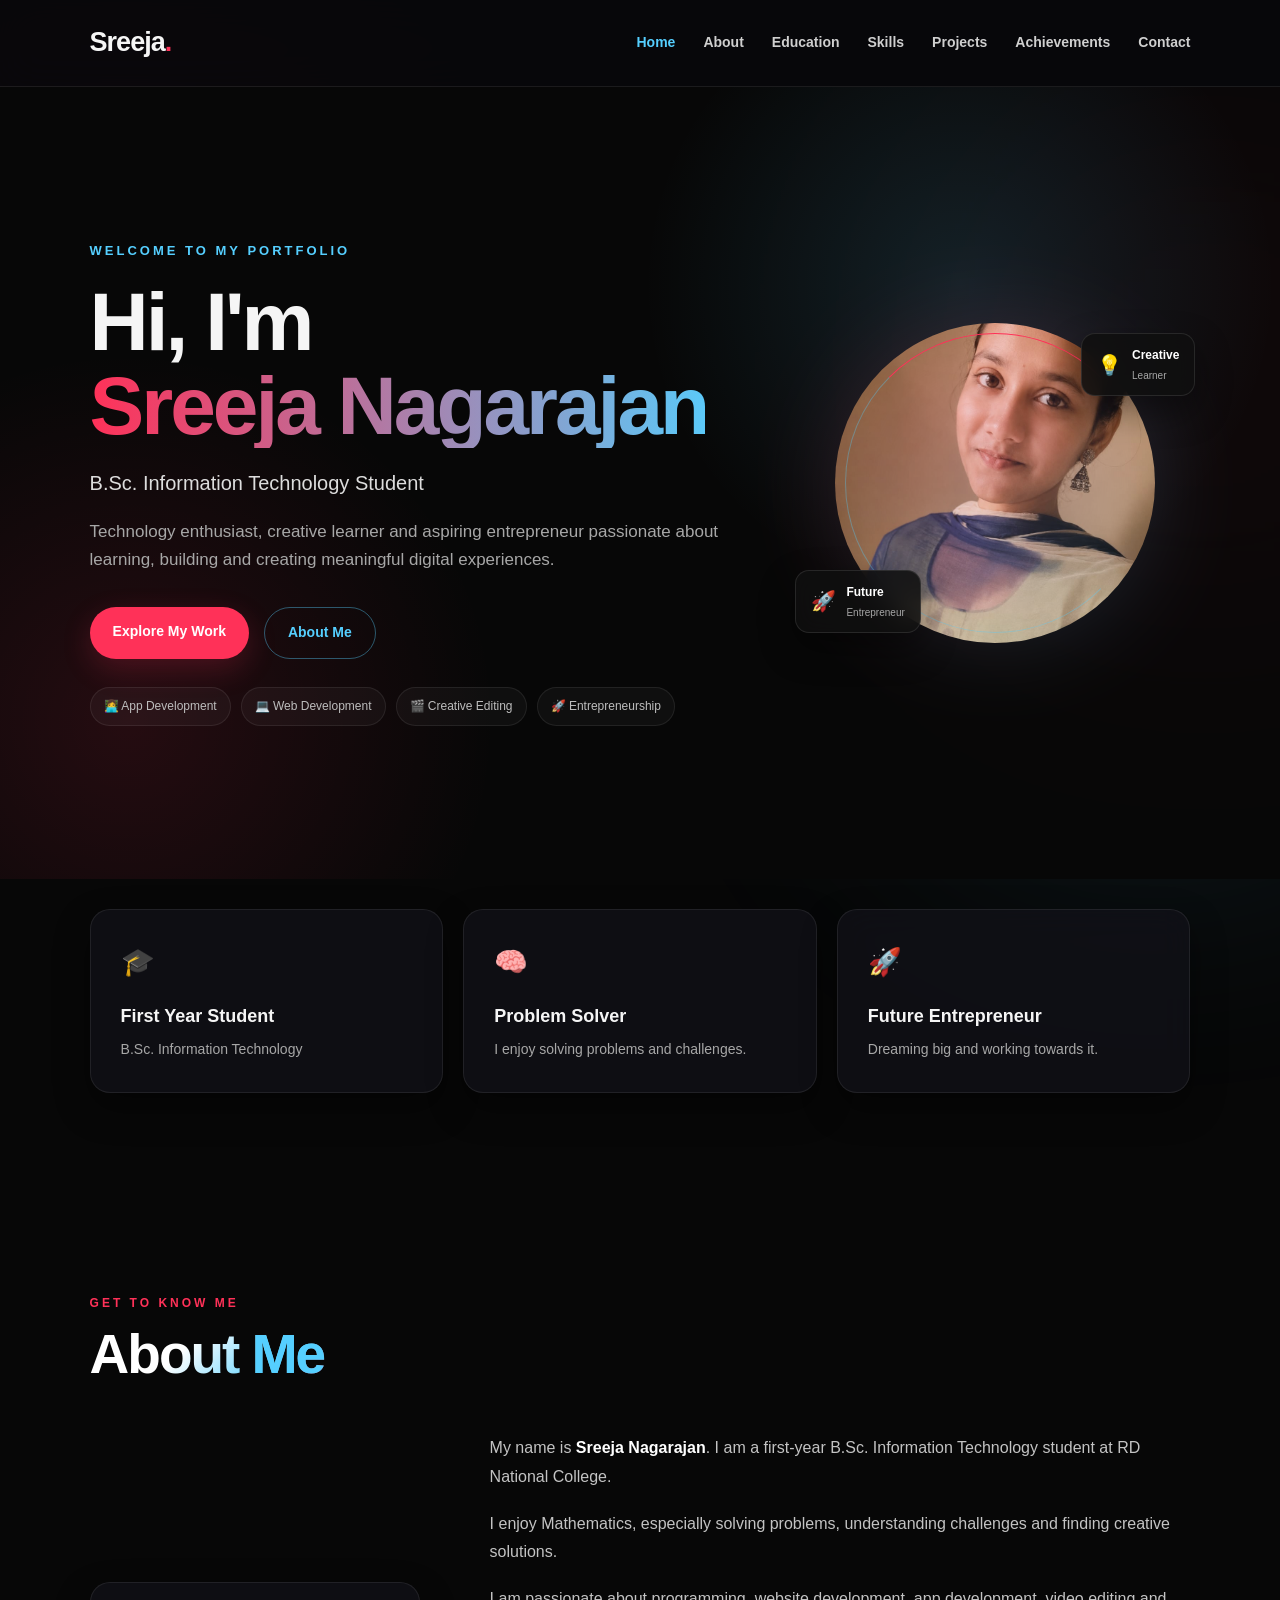
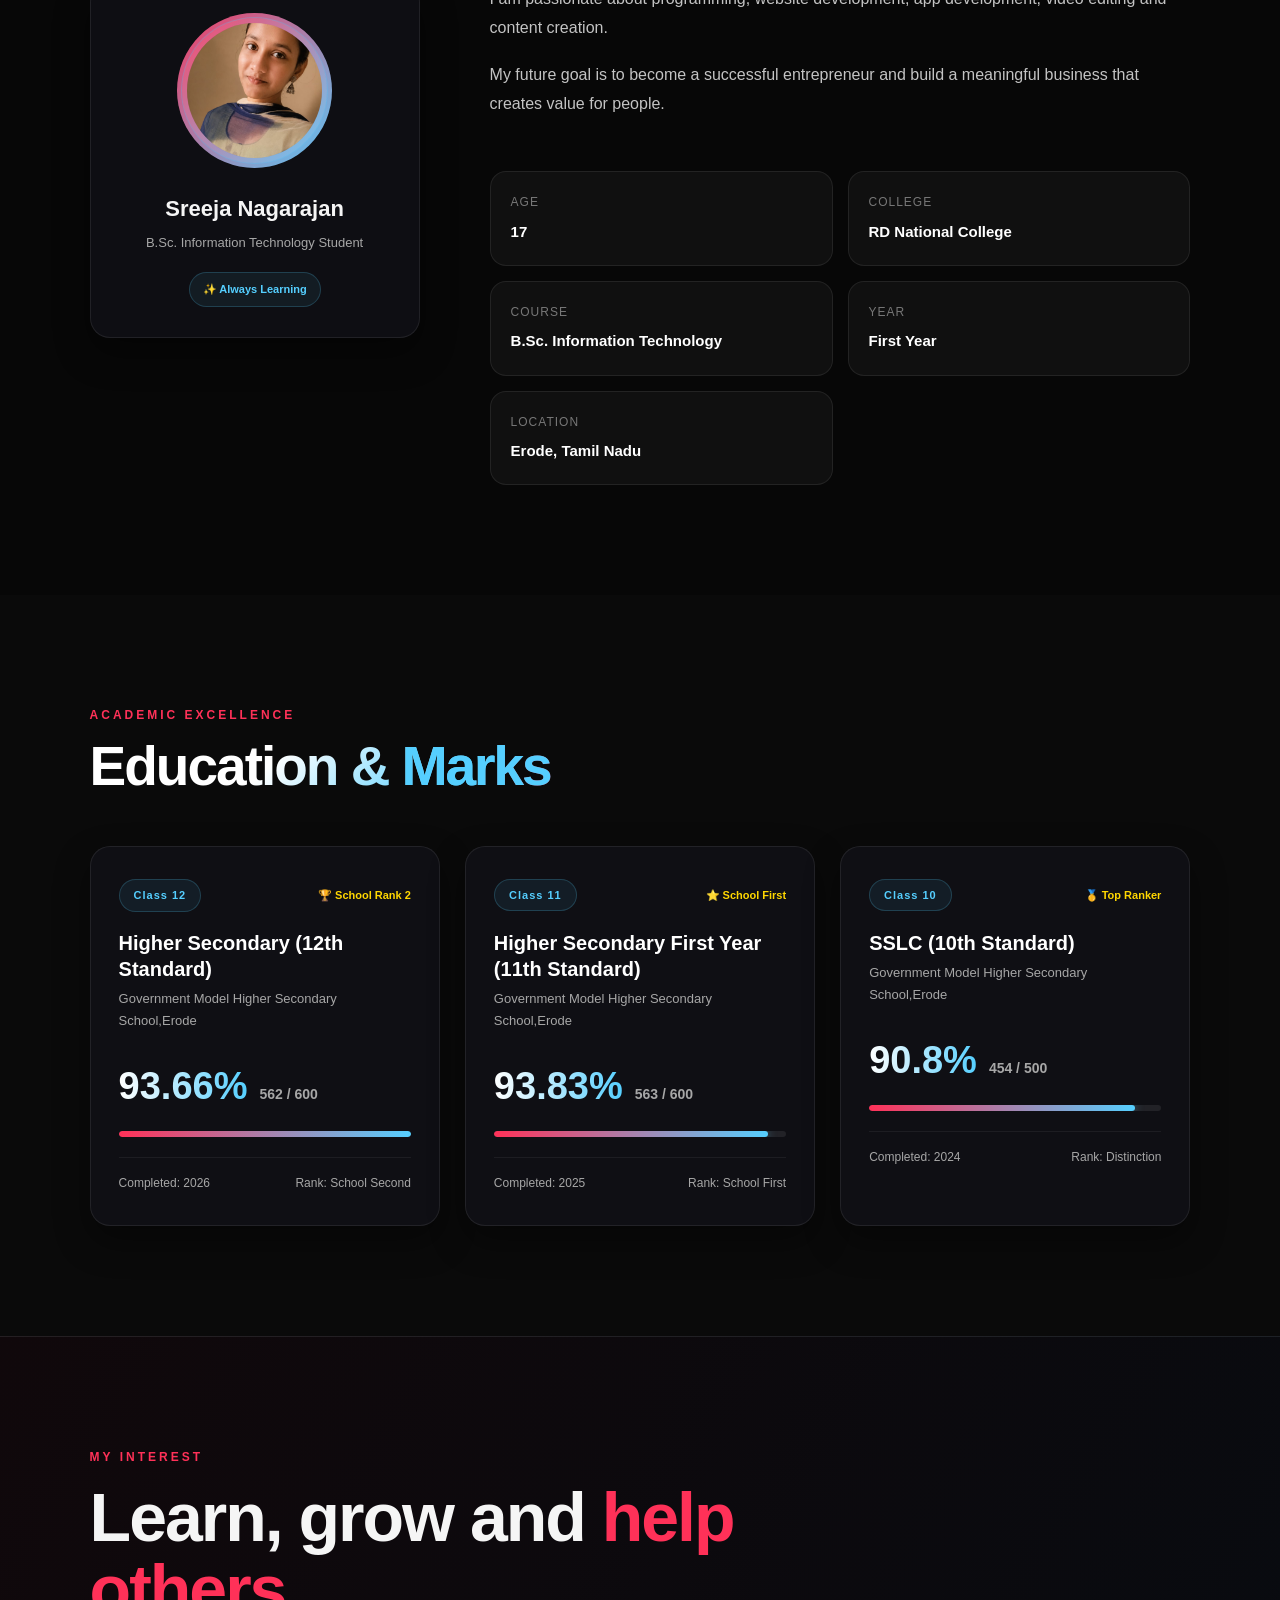
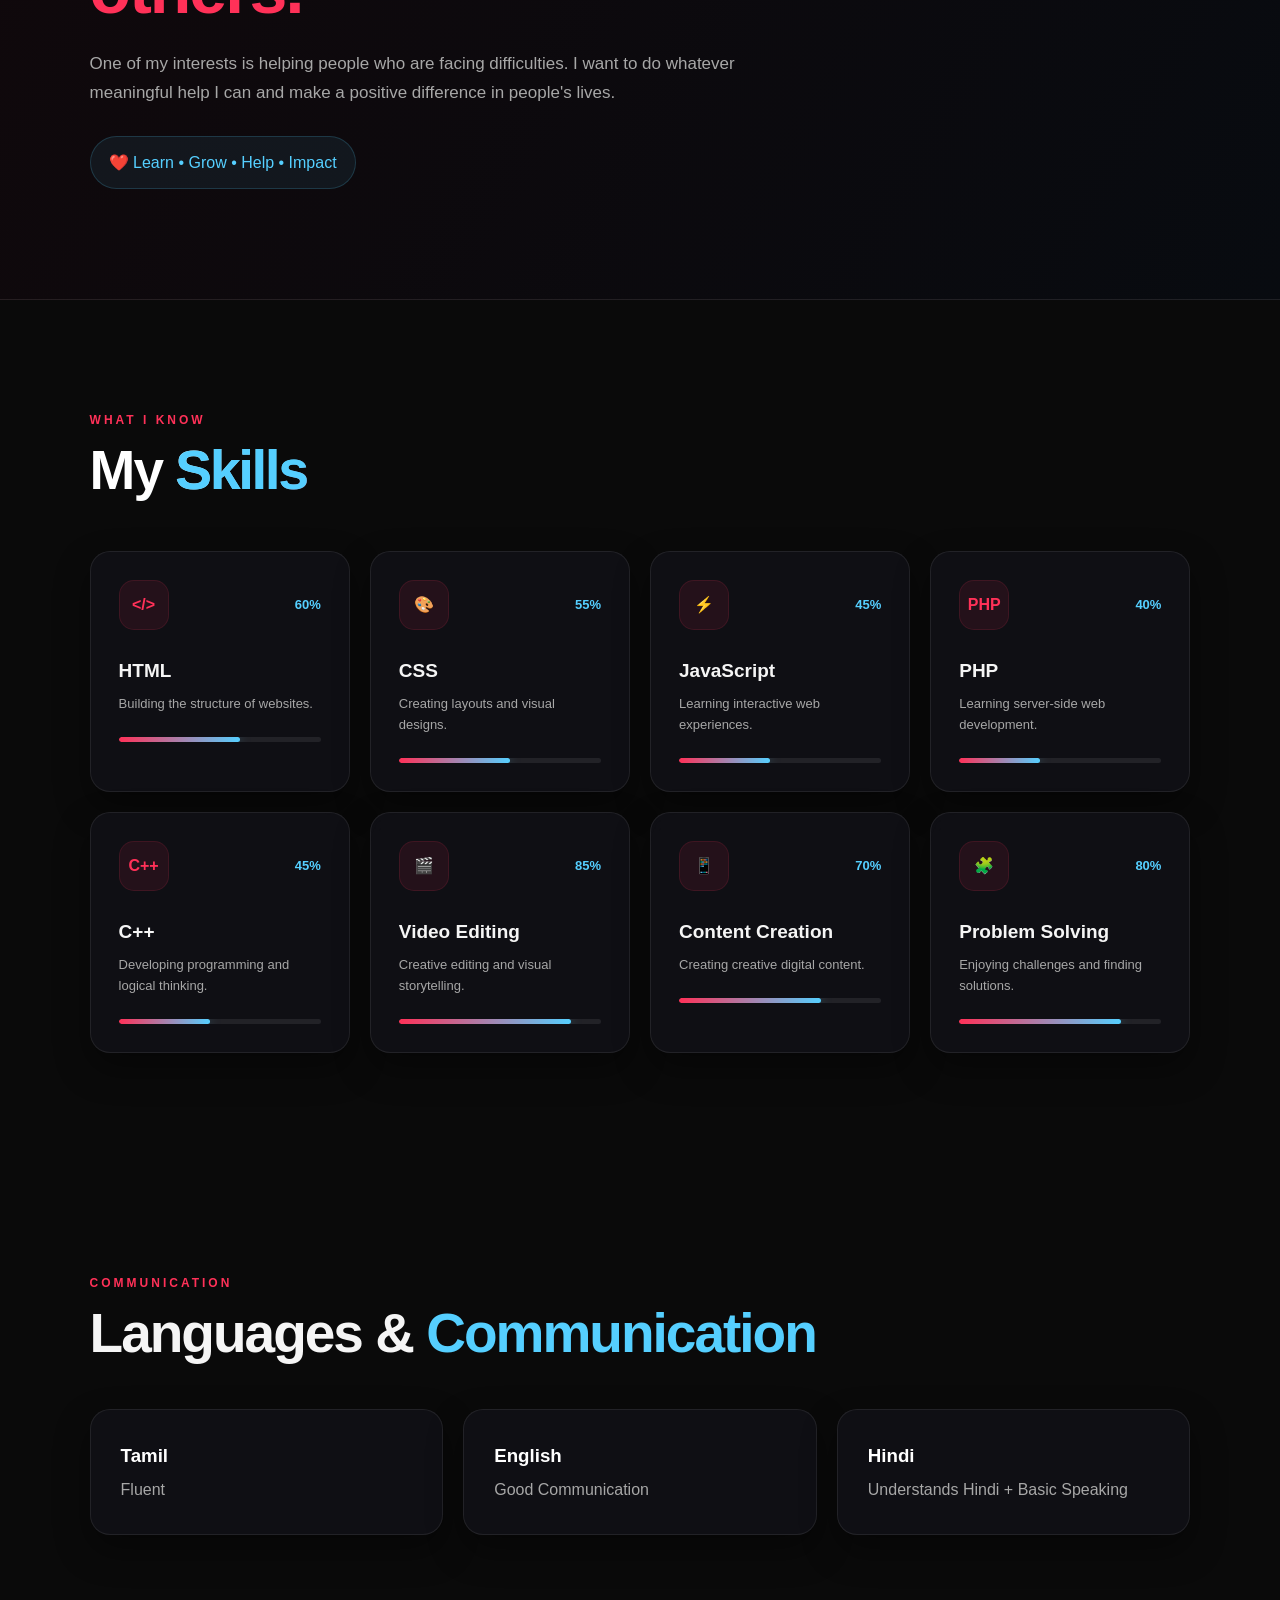
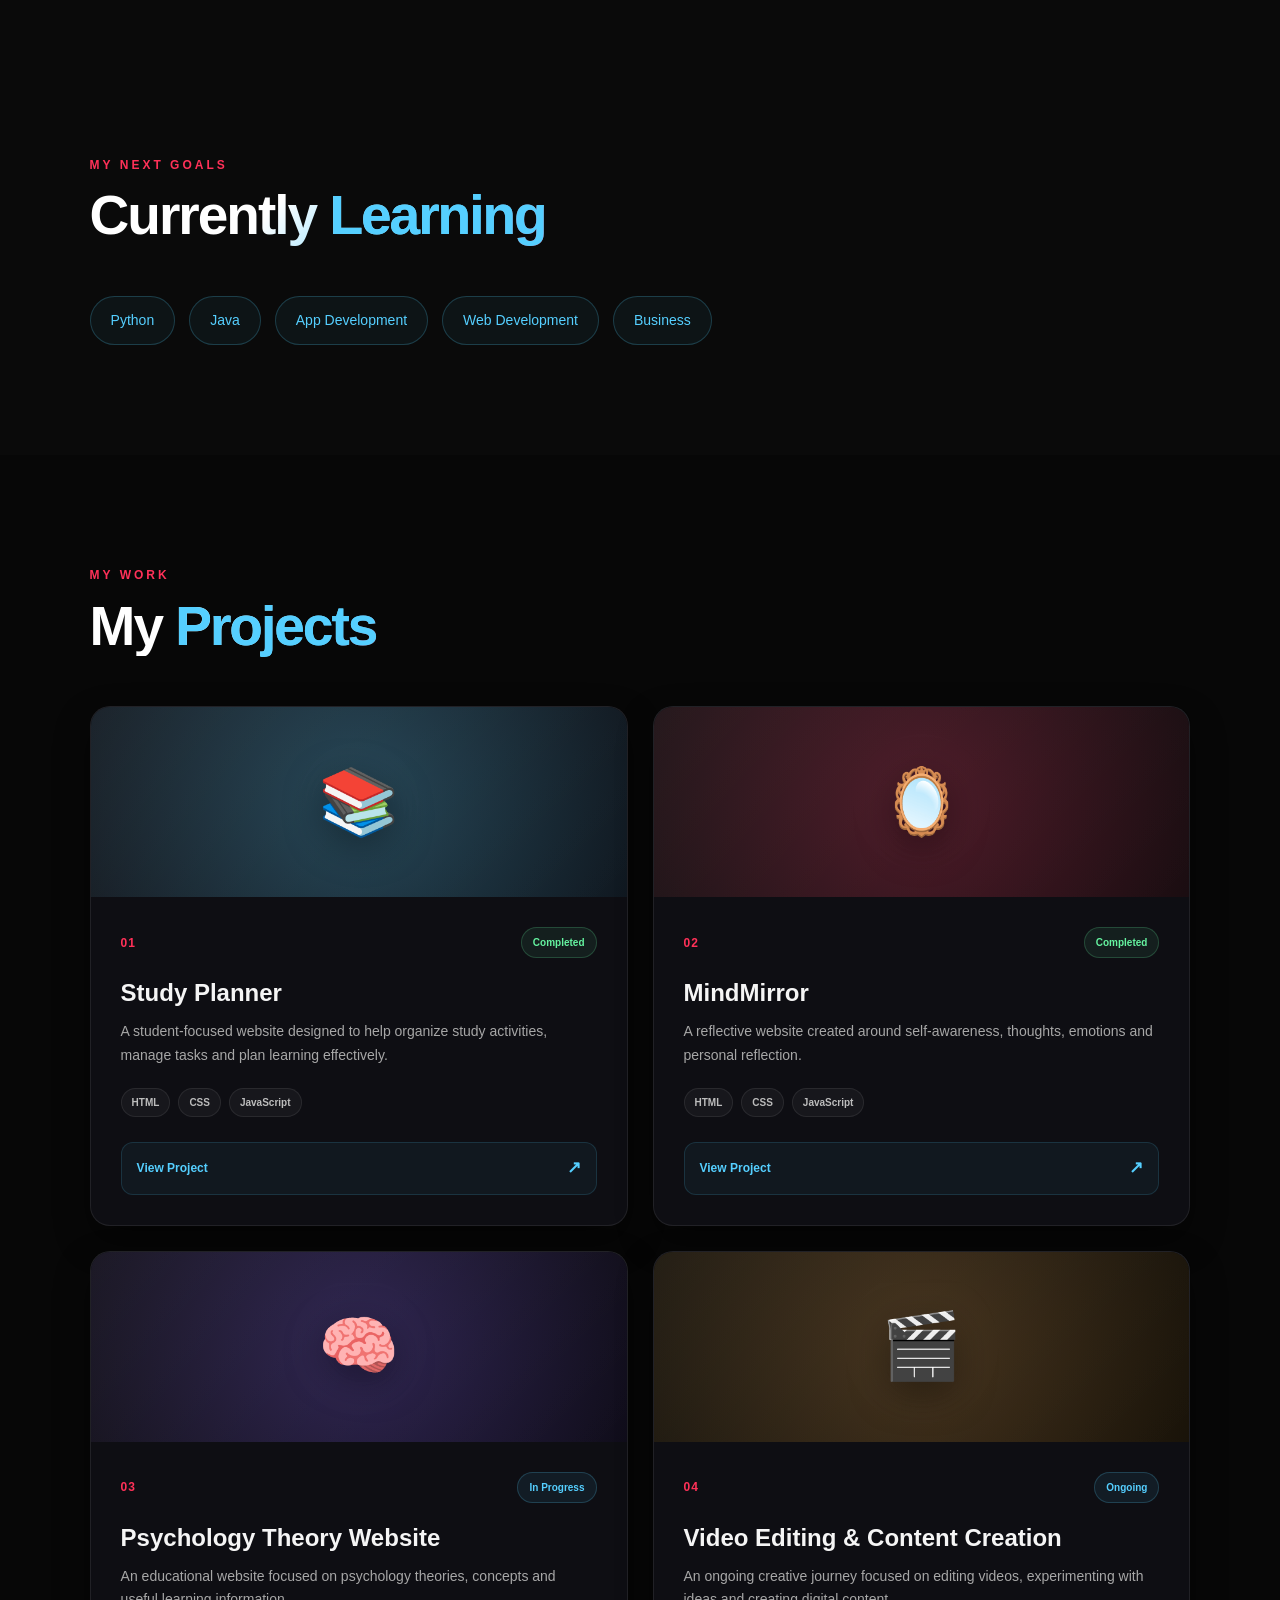
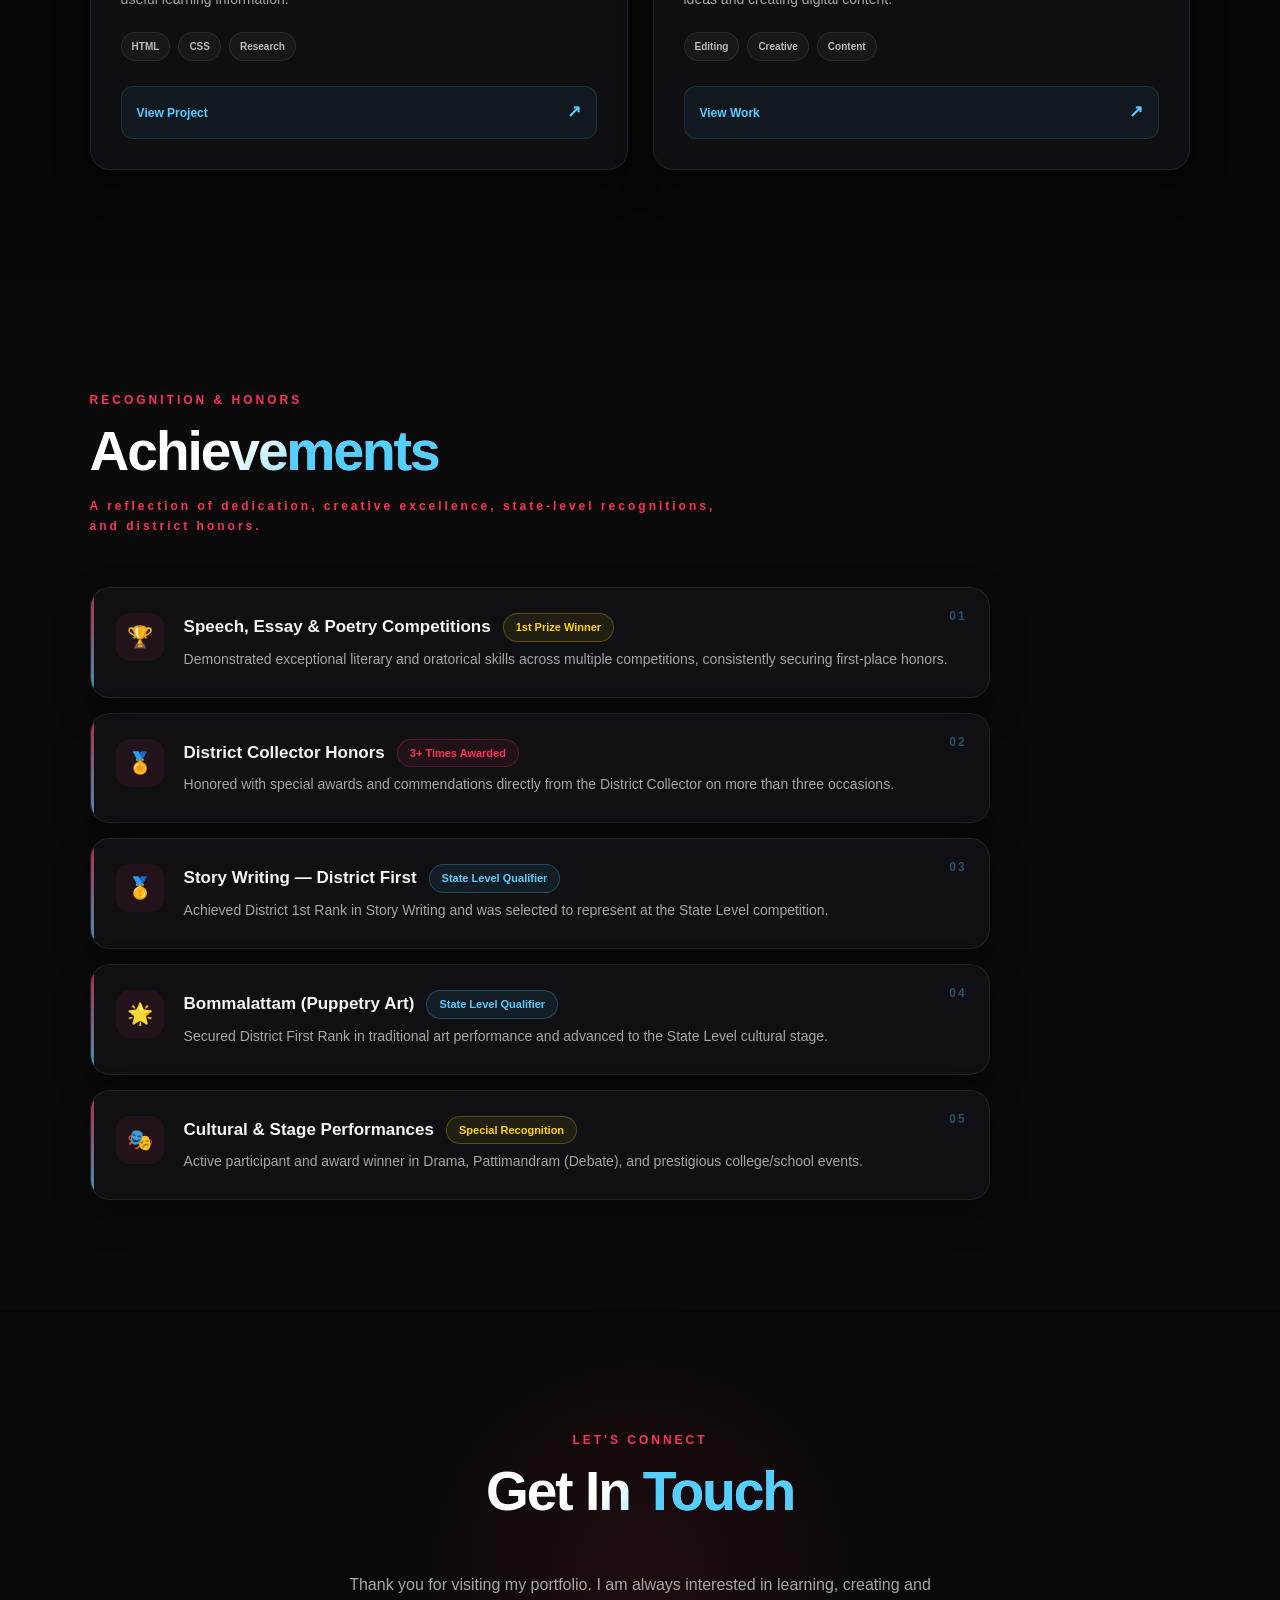
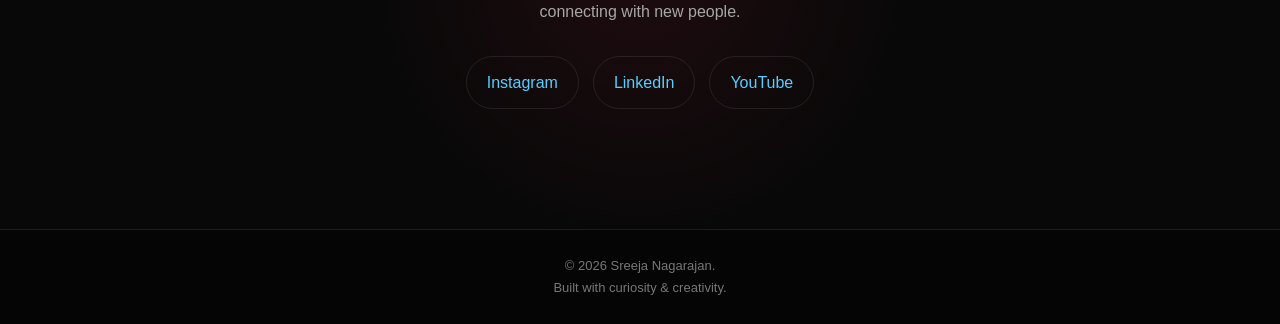
<file: index.html>
<!DOCTYPE html>
<html lang="en">

<head>
    <meta charset="UTF-8">

<meta name="viewport" content="width=device-width, initial-scale=1.0">

<meta name="description"
    content="Sreeja Nagarajan - B.Sc IT student, technology enthusiast, creative learner and aspiring entrepreneur.">

<meta name="keywords"
    content="Sreeja Nagarajan, B.Sc IT, IT Student, Portfolio, Web Development, Video Editing, Entrepreneur">

<meta name="author" content="Sreeja Nagarajan">

<title>Sreeja Nagarajan | Portfolio</title>

<link rel="stylesheet" href="style.css">

</head>

<body>

<!-- AMBIENT BACKGROUND GLOWS -->
<div class="glow-blob glow-red"></div>
<div class="glow-blob glow-blue"></div>
    
<!-- ================= NAVIGATION ================= -->

<header class="navbar">

    <a href="#home" class="logo">
        Sreeja<span>.</span>
    </a>

    <nav class="nav-menu">

        <a href="#home">Home</a>

        <a href="#about">About</a>
        
       <a href="#education">Education</a>
        
        <a href="#skills">Skills</a>

        <a href="#projects">Projects</a>

        <a href="#achievements">Achievements</a>

        <a href="#contact">Contact</a>

    </nav>

</header>


<!-- ================= HERO SECTION ================= -->

<section id="home" class="hero">

<div class="hero-content">

    <p class="welcome">
        WELCOME TO MY PORTFOLIO
    </p>

    <h1>
        Hi, I'm
        <span>Sreeja Nagarajan</span>
    </h1>

    <h2>
        B.Sc. Information Technology Student
    </h2>

    <p class="hero-description">
        Technology enthusiast, creative learner and aspiring
        entrepreneur passionate about learning, building
        and creating meaningful digital experiences.
    </p>

    <div class="hero-buttons">

        <a href="#projects" class="primary-button">
            Explore My Work
        </a>

        <a href="#about" class="secondary-button">
            About Me
        </a>

    </div>

    <div class="hero-mini-info">
        <span>👩‍💻 App Development</span>
        <span>💻 Web Development</span>
        <span>🎬 Creative Editing</span>
        <span>🚀 Entrepreneurship</span>
    </div>

</div>


<div class="hero-visual">

    <div class="hero-image-glow"></div>

    <div class="hero-image-ring"></div>

   <img
    src="profile.jpg"
    alt="Sreeja Nagarajan"
    class="hero-photo"
>

    <div class="floating-card card-top">
        <span>💡</span>
        <div>
            <strong>Creative</strong>
            <small>Learner</small>
        </div>
    </div>

    <div class="floating-card card-bottom">
        <span>🚀</span>
        <div>
            <strong>Future</strong>
            <small>Entrepreneur</small>
        </div>
    </div>

</div>

</section>


<!-- ================= QUICK INFORMATION ================= -->

<section class="quick-section">

    <div class="quick-card">

        <span>🎓</span>

        <h3>
            First Year Student
        </h3>

        <p>
            B.Sc. Information Technology
        </p>

    </div>


    <div class="quick-card">

        <span>🧠</span>

        <h3>
            Problem Solver
        </h3>

        <p>
            I enjoy solving problems and challenges.
        </p>

    </div>


    <div class="quick-card">

        <span>🚀</span>

        <h3>
            Future Entrepreneur
        </h3>

        <p>
            Dreaming big and working towards it.
        </p>

    </div>

</section>


<!-- ================= ABOUT SECTION ================= -->

<section id="about" class="section about-section">

<div class="section-heading">

    <p>GET TO KNOW ME</p>

    <h2>
        About <span>Me</span>
    </h2>

</div>

<div class="about-modern">

    <!-- PROFILE CARD -->

    <div class="about-profile-card">

        <div class="about-photo-wrapper">

            <img
    src="profile.jpg"
    alt="Sreeja Nagarajan"
    class="profile-image"
>

        </div>

        <h3>Sreeja Nagarajan</h3>

        <p>B.Sc. Information Technology Student</p>

        <div class="about-badge">
            ✨ Always Learning
        </div>

    </div>


    <!-- ABOUT CONTENT -->

    <div class="about-text">

        <p>
            My name is <strong>Sreeja Nagarajan</strong>.
            I am a first-year B.Sc. Information Technology
            student at RD National College.
        </p>

        <p>
            I enjoy Mathematics, especially solving problems,
            understanding challenges and finding creative
            solutions.
        </p>

        <p>
            I am passionate about programming, website
            development, app development, video editing
            and content creation.
        </p>

        <p>
            My future goal is to become a successful
            entrepreneur and build a meaningful business
            that creates value for people.
        </p>


        <!-- PERSONAL INFORMATION -->

        <div class="personal-info">

            <div class="info-item">
                <span>Age</span>
                <strong data-age>Loading...</strong>
            </div>

            <div class="info-item">
                <span>College</span>
                <strong>RD National College</strong>
            </div>

            <div class="info-item">
                <span>Course</span>
                <strong>B.Sc. Information Technology</strong>
            </div>

            <div class="info-item">
                <span>Year</span>
                <strong>First Year</strong>
            </div>

            <div class="info-item">
                <span>Location</span>
                <strong>Erode, Tamil Nadu</strong>
            </div>

        </div>

    </div>

</div>

</section>

<!-- ================= ACADEMIC PERFORMANCE / EDUCATION ================= -->
<section id="education" class="section education-section">
    <div class="section-heading">
        <p>ACADEMIC EXCELLENCE</p>
        <h2>Education & <span>Marks</span></h2>
    </div>

    <div class="education-grid">
        <!-- 12TH STANDARD -->
        <div class="education-card">
            <div class="edu-header">
                <span class="edu-badge">Class 12</span>
                <span class="rank-tag">🏆 School Rank 2</span>
            </div>
            <h3>Higher Secondary (12th Standard)</h3>
            <p class="school-name">Government Model Higher Secondary School,Erode</p>
            <div class="mark-display">
                <span class="percentage">93.66%</span>
                <span class="total-score">562 / 600</span>
            </div>
            <div class="edu-bar">
                <span style="width: 93.66;"></span>
            </div>
            <div class="edu-footer">
                <span>Completed: 2026</span>
                <span>Rank: School Second </span>
            </div>
        </div>

        <!-- 11TH STANDARD -->
        <div class="education-card">
            <div class="edu-header">
                <span class="edu-badge">Class 11</span>
                <span class="rank-tag">⭐ School First</span>
            </div>
            <h3>Higher Secondary First Year (11th Standard)</h3>
            <p class="school-name">Government Model Higher Secondary School,Erode</p>
            <div class="mark-display">
                <span class="percentage">93.83%</span>
                <span class="total-score">563 / 600</span>
            </div>
            <div class="edu-bar">
                <span style="width: 93.83%;"></span>
            </div>
            <div class="edu-footer">
                <span>Completed: 2025</span>
                <span>Rank: School First</span>
            </div>
        </div>

        <!-- 10TH STANDARD -->
        <div class="education-card">
            <div class="edu-header">
                <span class="edu-badge">Class 10</span>
                <span class="rank-tag">🥇 Top Ranker</span>
            </div>
            <h3>SSLC (10th Standard)</h3>
            <p class="school-name">Government Model Higher Secondary School,Erode</p>
            <div class="mark-display">
                <span class="percentage">90.8%</span>
                <span class="total-score">454 / 500</span>
            </div>
            <div class="edu-bar">
                <span style="width: 90.8%;"></span>
            </div>
            <div class="edu-footer">
                <span>Completed: 2024</span>
                <span>Rank: Distinction</span>
            </div>
        </div>
    </div>
</section>
    
<!-- ================= MISSION SECTION ================= -->

<section class="mission-section">

    <div class="mission-content">

        <p class="section-tag">
            MY INTEREST
        </p>

        <h2>
            Learn, grow and
            <span>help others.</span>
        </h2>

        <p>
            One of my interests is helping people who are
            facing difficulties. I want to do whatever
            meaningful help I can and make a positive
            difference in people's lives.
        </p>

        <div class="mission-highlight">
            ❤️ Learn • Grow • Help • Impact
        </div>

    </div>

</section>


<!-- ================= SKILLS SECTION ================= -->
<section id="skills" class="section skills-section">

<div class="section-heading">

    <p>WHAT I KNOW</p>

    <h2>
        My <span>Skills</span>
    </h2>

</div>


<div class="skills-grid">


    <!-- HTML -->

    <div class="skill-card">

        <div class="skill-top">

            <div class="skill-icon">
                &lt;/&gt;
            </div>

            <span class="skill-level">
                60%
            </span>

        </div>

        <h3>HTML</h3>

        <p>Building the structure of websites.</p>

        <div class="skill-bar">
            <span style="width: 60%;"></span>
        </div>

    </div>


    <!-- CSS -->

    <div class="skill-card">

        <div class="skill-top">

            <div class="skill-icon">
                🎨
            </div>

            <span class="skill-level">
                55%
            </span>

        </div>

        <h3>CSS</h3>

        <p>Creating layouts and visual designs.</p>

        <div class="skill-bar">
            <span style="width: 55%;"></span>
        </div>

    </div>


    <!-- JAVASCRIPT -->

    <div class="skill-card">

        <div class="skill-top">

            <div class="skill-icon">
                ⚡
            </div>

            <span class="skill-level">
                45%
            </span>

        </div>

        <h3>JavaScript</h3>

        <p>Learning interactive web experiences.</p>

        <div class="skill-bar">
            <span style="width: 45%;"></span>
        </div>

    </div>


    <!-- PHP -->

    <div class="skill-card">

        <div class="skill-top">

            <div class="skill-icon">
                PHP
            </div>

            <span class="skill-level">
                40%
            </span>

        </div>

        <h3>PHP</h3>

        <p>Learning server-side web development.</p>

        <div class="skill-bar">
            <span style="width: 40%;"></span>
        </div>

    </div>


    <!-- C++ -->

    <div class="skill-card">

        <div class="skill-top">

            <div class="skill-icon">
                C++
            </div>

            <span class="skill-level">
                45%
            </span>

        </div>

        <h3>C++</h3>

        <p>Developing programming and logical thinking.</p>

        <div class="skill-bar">
            <span style="width: 45%;"></span>
        </div>

    </div>


    <!-- VIDEO EDITING -->

    <div class="skill-card">

        <div class="skill-top">

            <div class="skill-icon">
                🎬
            </div>

            <span class="skill-level">
                85%
            </span>

        </div>

        <h3>Video Editing</h3>

        <p>Creative editing and visual storytelling.</p>

        <div class="skill-bar">
            <span style="width: 85%;"></span>
        </div>

    </div>


    <!-- CONTENT CREATION -->

    <div class="skill-card">

        <div class="skill-top">

            <div class="skill-icon">
                📱
            </div>

            <span class="skill-level">
                70%
            </span>

        </div>

        <h3>Content Creation</h3>

        <p>Creating creative digital content.</p>

        <div class="skill-bar">
            <span style="width: 70%;"></span>
        </div>

    </div>


    <!-- PROBLEM SOLVING -->

    <div class="skill-card">

        <div class="skill-top">

            <div class="skill-icon">
                🧩
            </div>

            <span class="skill-level">
                80%
            </span>

        </div>

        <h3>Problem Solving</h3>

        <p>Enjoying challenges and finding solutions.</p>

        <div class="skill-bar">
            <span style="width: 80%;"></span>
        </div>

    </div>


</div>

</section>


<!-- ================= COMMUNICATION ================= -->

<section class="learning-section">

    <p class="section-tag">
        COMMUNICATION
    </p>

    <h2>
        Languages &
        <span>Communication</span>
    </h2>


    <div class="language-grid">

        <div class="language-card">

            <h3>
                Tamil
            </h3>

            <p>
                Fluent
            </p>

        </div>


        <div class="language-card">

            <h3>
                English
            </h3>

            <p>
                Good Communication
            </p>

        </div>


        <div class="language-card">

            <h3>
                Hindi
            </h3>

            <p>
                Understands Hindi + Basic Speaking
            </p>

        </div>

    </div>

</section>


<!-- ================= CURRENTLY LEARNING ================= -->

<section class="section">

    <div class="section-heading">

        <p>
            MY NEXT GOALS
        </p>

        <h2>
            Currently <span>Learning</span>
        </h2>

    </div>


    <div class="learning-list">

        <span>
            Python
        </span>

        <span>
            Java
        </span>

        <span>
            App Development
        </span>

        <span>
            Web Development
        </span>

        <span>
            Business
        </span>

    </div>

</section>


<!-- ================= PROJECTS SECTION ================= -->

<section id="projects" class="section projects-section">

<div class="section-heading">

    <p>MY WORK</p>

    <h2>
        My <span>Projects</span>
    </h2>

</div>


<div class="projects-grid">


    <!-- PROJECT 01 -->

    <article class="project-card">

        <div class="project-image project-image-one">
            <span>📚</span>
        </div>

        <div class="project-content">

            <div class="project-top">

                <span class="project-number">
                    01
                </span>

                <span class="project-status completed">
                    Completed
                </span>

            </div>

            <h3>
                Study Planner
            </h3>

            <p>
                A student-focused website designed to
                help organize study activities, manage
                tasks and plan learning effectively.
            </p>

            <div class="project-tags">

                <span>HTML</span>
                <span>CSS</span>
                <span>JavaScript</span>

            </div>

<a href="https://sreejanagarajan463-bot.github.io/study-planner-/" target="_blank" rel="noopener noreferrer" class="project-button">
    View Project
    <span>↗</span>
</a>
        </div>

    </article>


    <!-- PROJECT 02 -->

    <article class="project-card">

        <div class="project-image project-image-two">
            <span>🪞</span>
        </div>

        <div class="project-content">

            <div class="project-top">

                <span class="project-number">
                    02
                </span>

                <span class="project-status completed">
                    Completed
                </span>

            </div>

            <h3>
                MindMirror
            </h3>

            <p>
                A reflective website created around
                self-awareness, thoughts, emotions
                and personal reflection.
            </p>

            <div class="project-tags">

                <span>HTML</span>
                <span>CSS</span>
                <span>JavaScript</span>

            </div>

<a href="https://sreejanagarajan463-bot.github.io/mindmirror/" target="_blank" rel="noopener noreferrer" class="project-button">
    View Project
    <span>↗</span>
</a>
        </div>

    </article>


    <!-- PROJECT 03 -->

    <article class="project-card">

        <div class="project-image project-image-three">
            <span>🧠</span>
        </div>

        <div class="project-content">

            <div class="project-top">

                <span class="project-number">
                    03
                </span>

                <span class="project-status ongoing">
                    In Progress
                </span>

            </div>

            <h3>
                Psychology Theory Website
            </h3>

            <p>
                An educational website focused on
                psychology theories, concepts and
                useful learning information.
            </p>

            <div class="project-tags">

                <span>HTML</span>
                <span>CSS</span>
                <span>Research</span>

            </div>

            <a href="#" class="project-button">
                View Project
                <span>↗</span>
            </a>

        </div>

    </article>


    <!-- PROJECT 04 -->

    <article class="project-card">

        <div class="project-image project-image-four">
            <span>🎬</span>
        </div>

        <div class="project-content">

            <div class="project-top">

                <span class="project-number">
                    04
                </span>

                <span class="project-status ongoing">
                    Ongoing
                </span>

            </div>

            <h3>
                Video Editing & Content Creation
            </h3>

            <p>
                An ongoing creative journey focused on
                editing videos, experimenting with ideas
                and creating digital content.
            </p>

            <div class="project-tags">

                <span>Editing</span>
                <span>Creative</span>
                <span>Content</span>

            </div>

            <a href="#" class="project-button">
                View Work
                <span>↗</span>
            </a>

        </div>

    </article>


</div>

</section>


<!-- ================= UPGRADED PREMIUM ACHIEVEMENTS ================= -->
<section id="achievements" class="section achievements-section">
    <div class="section-heading">
        <p>RECOGNITION & HONORS</p>
        <h2>Achieve<span>ments</span></h2>
        <p class="achievement-intro">
            A reflection of dedication, creative excellence, state-level recognitions, and district honors.
        </p>
    </div>

    <div class="achievement-list">
        <div class="achievement">
            <span class="achievement-number">01</span>
            <div class="achievement-icon">🏆</div>
            <div class="achievement-content">
                <div class="achievement-header">
                    <h3>Speech, Essay & Poetry Competitions</h3>
                    <span class="achievement-tag">1st Prize Winner</span>
                </div>
                <p>Demonstrated exceptional literary and oratorical skills across multiple competitions, consistently securing first-place honors.</p>
            </div>
        </div>
       <div class="achievement">
            <span class="achievement-number">02</span>
            <div class="achievement-icon">🏅</div>
            <div class="achievement-content">
                <div class="achievement-header">
                    <h3>District Collector Honors</h3>
                    <span class="achievement-tag collector-tag">3+ Times Awarded</span>
                </div>
                <p>Honored with special awards and commendations directly from the District Collector on more than three occasions.</p>
            </div>
        </div>

        <div class="achievement">
            <span class="achievement-number">03</span>
            <div class="achievement-icon">🥇</div>
            <div class="achievement-content">
                <div class="achievement-header">
                    <h3>Story Writing — District First</h3>
                    <span class="achievement-tag state-tag">State Level Qualifier</span>
                </div>
                <p>Achieved District 1st Rank in Story Writing and was selected to represent at the State Level competition.</p>
            </div>
        </div>

        <div class="achievement">
            <span class="achievement-number">04</span>
            <div class="achievement-icon">🌟</div>
            <div class="achievement-content">
                <div class="achievement-header">
                    <h3>Bommalattam (Puppetry Art)</h3>
                    <span class="achievement-tag state-tag">State Level Qualifier</span>
                </div>
                <p>Secured District First Rank in traditional art performance and advanced to the State Level cultural stage.</p>
            </div>
        </div>

        <div class="achievement">
            <span class="achievement-number">05</span>
            <div class="achievement-icon">🎭</div>
            <div class="achievement-content">
                <div class="achievement-header">
                    <h3>Cultural & Stage Performances</h3>
                    <span class="achievement-tag">Special Recognition</span>
                </div>
                <p>Active participant and award winner in Drama, Pattimandram (Debate), and prestigious college/school events.</p>
            </div>
        </div>
    </div>
</section>

<!-- ================= CONTACT ================= -->

<section id="contact" class="contact-section">

    <div class="section-heading">

        <p>
            LET'S CONNECT
        </p>

        <h2>
            Get In <span>Touch</span>
        </h2>

    </div>


    <p class="contact-text">

        Thank you for visiting my portfolio.
        I am always interested in learning,
        creating and connecting with new people.

    </p>


    <div class="social-links">

        <!-- Links will be added later -->

        <a href="#" target="_blank">
            Instagram
        </a>

        <a href="https://www.linkedin.com/in/sreeja-undefined-705a40431?utm_source=share_via&utm_content=profile&utm_medium=member_android" target="_blank">
            LinkedIn
        </a>

        <a href="#" target="_blank">
            YouTube
        </a>

    </div>

</section>


<!-- ================= FOOTER ================= -->

<footer>

    <p>
       © <span data-year>2026</span> Sreeja Nagarajan.
       <br>
        Built with curiosity & creativity.
    </p>

</footer>


<!-- JAVASCRIPT -->

<script src="script.js"></script>

</body>

</html>
</file>
<file: style.css>
/* ================================
SREEJA NAGARAJAN — PORTFOLIO
Premium Black + Red + Sky Blue
================================ */

/* ---------- RESET ---------- */

* {
  margin: 0;
  padding: 0;
  box-sizing: border-box;
  }

html {
scroll-behavior: smooth;
}

body {
font-family: Arial, Helvetica, sans-serif;
background: #070707;
color: #f5f5f5;
line-height: 1.7;
overflow-x: hidden;
}

/* ---------- VARIABLES ---------- */

:root {

--black: #070707;

--dark: #101010;

--card: #141414;

--red: #ff3158;

--red-dark: #d91f43;

--blue: #55cfff;

--white: #ffffff;

--gray: #a7a7a7;

--border: rgba(255, 255, 255, 0.09);

--shadow: 0 20px 60px rgba(0, 0, 0, 0.45);

}

/* ---------- SELECTION ---------- */

::selection {
background: var(--red);
color: white;
}

/* ---------- LINKS ---------- */

a {
text-decoration: none;
color: inherit;
}

/* ---------- NAVBAR ---------- */

.navbar {

width: 100%;

position: sticky;

top: 0;

z-index: 1000;

display: flex;

justify-content: space-between;

align-items: center;

padding: 20px 7%;

background: rgba(7, 7, 7, 0.88);

backdrop-filter: blur(15px);

border-bottom: 1px solid var(--border);

}

.logo {

font-size: 27px;

font-weight: 800;

letter-spacing: -1px;


}

.logo span {
color: var(--red);
}

.nav-menu {


display: flex;

gap: 28px;

align-items: center;


}

.nav-menu a {


color: #cfcfcf;

font-size: 14px;

font-weight: 600;

transition: 0.3s ease;


}

.nav-menu a:hover {


color: var(--blue);


}

/* ---------- HERO ---------- */

.hero {


min-height: 88vh;

padding: 90px 7%;

display: grid;

grid-template-columns: 1.3fr 0.7fr;

align-items: center;

gap: 70px;

position: relative;

overflow: hidden;

background:

    radial-gradient(
        circle at 75% 25%,
        rgba(85, 207, 255, 0.13),
        transparent 28%
    ),

    radial-gradient(
        circle at 10% 80%,
        rgba(255, 49, 88, 0.12),
        transparent 28%
    ),

    var(--black);

}

/* decorative glow */

.hero::before {

content: "";

position: absolute;

width: 350px;

height: 350px;

background: var(--red);

filter: blur(160px);

opacity: 0.08;

right: -100px;

top: 100px;

pointer-events: none;

}

.hero-content {

position: relative;

z-index: 2;

}

.welcome {

color: var(--blue);

font-size: 13px;

font-weight: 700;

letter-spacing: 3px;

margin-bottom: 18px;

}

.hero h1 {

font-size: clamp(45px, 7vw, 82px);

line-height: 1.02;

letter-spacing: -3px;

margin-bottom: 18px;

}

.hero h1 span {


display: block;

background: linear-gradient(
    90deg,
    var(--red),
    var(--blue)
);

-webkit-background-clip: text;

background-clip: text;

color: transparent;

}

.hero h2 {

font-size: 20px;

color: #dddddd;

font-weight: 500;

margin-bottom: 18px;

}

.hero-description {

max-width: 650px;

color: var(--gray);

font-size: 17px;

}

.hero-buttons {

display: flex;

gap: 15px;

margin-top: 32px;

flex-wrap: wrap;

}

.primary-button,
.secondary-button {

padding: 13px 23px;

border-radius: 50px;

font-size: 14px;

font-weight: 700;

transition: 0.3s ease;

}

.primary-button {

background: var(--red);

color: white;

box-shadow: 0 10px 30px rgba(255, 49, 88, 0.2);

}

.primary-button:hover {

transform: translateY(-3px);

background: var(--red-dark);

}

.secondary-button {

border: 1px solid rgba(85, 207, 255, 0.4);

color: var(--blue);

}

.secondary-button:hover {

background: rgba(85, 207, 255, 0.08);

transform: translateY(-3px);

}

/* ---------- INTRO CARD ---------- */

.intro-card {

position: relative;

z-index: 2;

padding: 42px;

border: 1px solid var(--border);

border-radius: 28px;

background:
    linear-gradient(
        145deg,
        rgba(255,255,255,0.08),
        rgba(255,255,255,0.025)
    );

box-shadow: var(--shadow);

backdrop-filter: blur(12px);

}

.card-number {

color: var(--red);

font-size: 13px;

font-weight: 800;

}

.card-label {

margin-top: 55px;

color: var(--blue);

font-size: 12px;

letter-spacing: 3px;

font-weight: 800;

}

.intro-card h3 {

margin-top: 15px;

font-size: 42px;

line-height: 1.05;

}

.intro-card h3 span {

color: var(--red);

}

.card-text {

margin-top: 22px;

color: var(--gray);

}

/* ---------- QUICK SECTION ---------- */

.quick-section {

padding: 30px 7% 90px;

display: grid;

grid-template-columns: repeat(3, 1fr);

gap: 20px;

background: var(--black);

}

.quick-card {

padding: 30px;

border: 1px solid var(--border);

background: var(--dark);

border-radius: 20px;

transition: 0.35s ease;

}

.quick-card:hover {

transform: translateY(-7px);

border-color: rgba(85, 207, 255, 0.4);

}

.quick-card > span {

font-size: 27px;

}

.quick-card h3 {

margin-top: 15px;

font-size: 18px;

}

.quick-card p {

margin-top: 7px;

color: var(--gray);

font-size: 14px;

}

/* ---------- GENERAL SECTION ---------- */

.section {

padding: 110px 7%;

background: var(--black);

}

.section:nth-of-type(even) {

background: #0a0a0a;

}

.section-heading {

margin-bottom: 50px;

}

.section-heading > p,
.section-tag {

color: var(--red);

font-size: 12px;

font-weight: 800;

letter-spacing: 3px;

margin-bottom: 10px;

}

.section-heading h2,
.learning-section h2,
.contact-section h2 {

font-size: clamp(34px, 5vw, 55px);

line-height: 1.1;

letter-spacing: -2px;

}

.section-heading h2 span,
.learning-section h2 span,
.contact-section h2 span {

color: var(--blue);

}

/* ---------- ABOUT ---------- */

.about-content {

max-width: 900px;

}

.about-text {

display: grid;

gap: 22px;

}

.about-text p {

color: #c3c3c3;

font-size: 17px;

}

.about-text strong {

color: white;

}

/* ---------- MISSION ---------- */

.mission-section {

padding: 110px 7%;

position: relative;

overflow: hidden;

background:

    linear-gradient(
        120deg,
        #10080b,
        #080b10
    );

border-top: 1px solid var(--border);

border-bottom: 1px solid var(--border);

}

.mission-content {

max-width: 850px;

}

.mission-content h2 {

font-size: clamp(38px, 6vw, 68px);

line-height: 1.05;

letter-spacing: -2px;

margin: 15px 0 25px;

}

.mission-content h2 span {

color: var(--red);

}

.mission-content > p:not(.section-tag) {

color: var(--gray);

font-size: 17px;

max-width: 720px;

}

.mission-highlight {

display: inline-block;

margin-top: 28px;

padding: 12px 18px;

border-radius: 50px;

color: var(--blue);

background: rgba(85, 207, 255, 0.07);

border: 1px solid rgba(85, 207, 255, 0.18);

}

/* ---------- SKILLS ---------- */

.skills-grid {

display: grid;

grid-template-columns: repeat(4, 1fr);

gap: 18px;

}

.skill-card {

padding: 30px;

min-height: 180px;

border-radius: 22px;

background: var(--dark);

border: 1px solid var(--border);

transition: 0.35s ease;

}

.skill-card:hover {

transform: translateY(-8px);

border-color: rgba(255, 49, 88, 0.4);

box-shadow: 0 15px 45px rgba(255, 49, 88, 0.08);

}

.skill-icon {

width: 48px;

height: 48px;

display: grid;

place-items: center;

border-radius: 14px;

background: rgba(255, 49, 88, 0.09);

color: var(--red);

font-weight: 800;

margin-bottom: 22px;

}

.skill-card h3 {

font-size: 18px;

}

.skill-card p {

color: var(--gray);

font-size: 13px;

margin-top: 5px;

}

/* ---------- LANGUAGES ---------- */

.learning-section {

padding: 110px 7%;

background: #0a0a0a;

}

.language-grid {

margin-top: 45px;

display: grid;

grid-template-columns: repeat(3, 1fr);

gap: 20px;

}

.language-card {

padding: 30px;

border: 1px solid var(--border);

border-radius: 20px;

background: var(--dark);

}

.language-card h3 {

color: var(--white);

}

.language-card p {

color: var(--gray);

margin-top: 5px;

}

/* ---------- CURRENTLY LEARNING ---------- */

.learning-list {

display: flex;

flex-wrap: wrap;

gap: 14px;

}

.learning-list span {

padding: 12px 20px;

border-radius: 50px;

border: 1px solid rgba(85, 207, 255, 0.22);

background: rgba(85, 207, 255, 0.05);

color: var(--blue);

font-size: 14px;

transition: 0.3s ease;

}

.learning-list span:hover {

background: rgba(85, 207, 255, 0.12);

transform: translateY(-3px);

}

/* ---------- PROJECTS ---------- */

.projects-grid {

display: grid;

grid-template-columns: repeat(2, 1fr);

gap: 22px;

}

.project-card {

padding: 38px;

min-height: 260px;

position: relative;

border-radius: 25px;

border: 1px solid var(--border);

background:

    linear-gradient(
        145deg,
        #151515,
        #0d0d0d
    );

transition: 0.35s ease;

}

.project-card:hover {

transform: translateY(-8px);

border-color: rgba(85, 207, 255, 0.35);

box-shadow: var(--shadow);

}

.project-number {

color: var(--red);

font-size: 13px;

font-weight: 800;

}

.project-card h3 {

margin-top: 25px;

font-size: 25px;

}

.project-card p {

color: var(--gray);

margin-top: 12px;

max-width: 600px;

}

.project-status {

display: inline-block;

margin-top: 25px;

padding: 7px 13px;

border-radius: 50px;

font-size: 11px;

font-weight: 800;

}

.project-status.completed {

color: #65f3a0;

background: rgba(101, 243, 160, 0.08);

border: 1px solid rgba(101, 243, 160, 0.2);

}

.project-status.ongoing {

color: var(--blue);

background: rgba(85, 207, 255, 0.08);

border: 1px solid rgba(85, 207, 255, 0.2);

}

/* ---------- ACHIEVEMENTS ---------- */

.achievement-list {

max-width: 900px;

display: grid;

gap: 15px;

}

.achievement {

display: flex;

gap: 20px;

align-items: flex-start;

padding: 25px;

border: 1px solid var(--border);

border-radius: 20px;

background: var(--dark);

transition: 0.3s ease;

}

.achievement:hover {

border-color: rgba(255, 49, 88, 0.3);

transform: translateX(6px);

}

.achievement-icon {

width: 48px;

height: 48px;

flex-shrink: 0;

display: grid;

place-items: center;

border-radius: 14px;

background: rgba(255, 49, 88, 0.08);

font-size: 21px;


}

.achievement h3 {


font-size: 17px;
}

.achievement p {


color: var(--gray);

margin-top: 5px;

font-size: 14px;

}

/* ---------- CONTACT ---------- */

.contact-section {

padding: 120px 7%;

text-align: center;

background:

    radial-gradient(
        circle at center,
        rgba(255, 49, 88, 0.09),
        transparent 40%
    ),

    #080808;

}

.contact-text {

max-width: 650px;

margin: 25px auto;

color: var(--gray);

}

.social-links {

display: flex;

justify-content: center;

flex-wrap: wrap;

gap: 14px;

margin-top: 30px;

}

.social-links a {

padding: 12px 20px;

border: 1px solid var(--border);

border-radius: 50px;

color: var(--blue);

transition: 0.3s ease;

}

.social-links a:hover {

background: var(--red);

color: white;

border-color: var(--red);

transform: translateY(-3px);

}

/* ---------- FOOTER ---------- */

footer {

padding: 25px 7%;

text-align: center;

background: #050505;

border-top: 1px solid var(--border);

}

footer p {

color: #777;

font-size: 13px;

}

/* ---------- RESPONSIVE TABLET ---------- */

@media (max-width: 1000px) {

.nav-menu {
    gap: 15px;
}


.hero {

    grid-template-columns: 1fr;

    padding-top: 70px;

}


.intro-card {

    max-width: 500px;

}


.skills-grid {

    grid-template-columns: repeat(2, 1fr);

}

}

/* ---------- RESPONSIVE MOBILE ---------- */

@media (max-width: 700px) { 


.navbar {

    padding: 17px 5%;

    flex-direction: column;

    gap: 12px;

}


.nav-menu {

    width: 100%;

    justify-content: center;

    flex-wrap: wrap;

    gap: 12px;

}


.nav-menu a {

    font-size: 12px;

}


.hero {

    min-height: auto;

    padding: 75px 5% 70px;

    gap: 45px;

}


.hero h1 {

    font-size: 48px;

    letter-spacing: -2px;

}


.hero h2 {

    font-size: 17px;

}


.hero-description {

    font-size: 15px;

}


.intro-card {

    padding: 30px;

}


.intro-card h3 {

    font-size: 35px;

}


.quick-section {

    padding: 20px 5% 70px;

    grid-template-columns: 1fr;

}


.section {

    padding: 80px 5%;

}


.mission-section {

    padding: 80px 5%;

}


.skills-grid {

    grid-template-columns: 1fr;

}


.language-grid {

    grid-template-columns: 1fr;

}


.projects-grid {

    grid-template-columns: 1fr;

}


.project-card {

    padding: 30px;

}


.achievement {

    padding: 20px;

}


.contact-section {

    padding: 90px 5%;

}

}
/* ---------- PERSONAL INFO ---------- */

.personal-info {

margin-top: 35px;

display: grid;

grid-template-columns: repeat(2, 1fr);

gap: 15px;

}

.info-item {

padding: 20px;

border-radius: 16px;

background: #101010;

border: 1px solid rgba(255, 255, 255, 0.08);

transition: 0.3s ease;

}

.info-item:hover {

border-color: rgba(85, 207, 255, 0.35);

transform: translateY(-3px);

}

.info-item span {

display: block;

color: #777;

font-size: 12px;

margin-bottom: 5px;

text-transform: uppercase;

letter-spacing: 1px;

}

.info-item strong {

color: #ffffff;

font-size: 15px;

}

/* ---------- SCROLL REVEAL ---------- */

.reveal {

opacity: 0;

transform: translateY(25px);

transition:
    opacity 0.7s ease,
    transform 0.7s ease;

}

.reveal.show {

opacity: 1;

transform: translateY(0);

}

/* ---------- MOBILE PERSONAL INFO ---------- */

@media (max-width: 700px) {
.personal-info {

    grid-template-columns: 1fr;

}
}

/* =========================================
UPGRADED HERO IMAGE
========================================= */

.hero-visual {
position: relative;
width: 390px;
height: 390px;
margin: auto;
display: grid;
place-items: center;
}

/* Profile image */

.profile-image {
width: 285px;
height: 285px;
object-fit: cover;
border-radius: 50%;
position: relative;
z-index: 3;

border: 5px solid rgba(255, 255, 255, 0.08);

box-shadow:
    0 0 0 1px rgba(85, 207, 255, 0.25),
    0 0 45px rgba(85, 207, 255, 0.18),
    0 0 90px rgba(255, 49, 88, 0.12);

transition: 0.5s ease;

}

.profile-image:hover {
transform: scale(1.04);
}

/* Blue + red glow */

.hero-image-glow {
position: absolute;
width: 300px;
height: 300px;

border-radius: 50%;

background:
    linear-gradient(
        135deg,
        var(--red),
        var(--blue)
    );

filter: blur(50px);
opacity: 0.22;

animation: profileGlow 4s ease-in-out infinite;

}

/* Decorative ring */

.hero-image-ring {
position: absolute;

width: 330px;
height: 330px;

border-radius: 50%;

border: 1px solid rgba(85, 207, 255, 0.35);

border-top-color: var(--red);
border-right-color: transparent;

animation: profileRotate 12s linear infinite;

}

/* Mini information under buttons */

.hero-mini-info {
display: flex;
flex-wrap: wrap;
gap: 10px;

margin-top: 28px;

}

.hero-mini-info span {
padding: 8px 13px;

border-radius: 50px;

color: #bdbdbd;

font-size: 12px;

background: rgba(255, 255, 255, 0.035);

border: 1px solid rgba(255, 255, 255, 0.08);

transition: 0.3s ease;

}

.hero-mini-info span:hover {
color: var(--blue);

border-color:
    rgba(85, 207, 255, 0.3);

transform: translateY(-2px);

}

/* Floating cards */

.floating-card {
position: absolute;

z-index: 5;

display: flex;
align-items: center;
gap: 10px;

padding: 11px 15px;

border-radius: 14px;

background:
    rgba(15, 15, 15, 0.88);

border:
    1px solid rgba(255, 255, 255, 0.1);

backdrop-filter: blur(12px);

box-shadow:
    0 15px 35px rgba(0, 0, 0, 0.4);

animation: floatingCard 4s ease-in-out infinite;

}

.floating-card > span {
font-size: 20px;
}

.floating-card strong,
.floating-card small {
display: block;
}

.floating-card strong {
color: white;
font-size: 12px;
}

.floating-card small {
color: var(--gray);
font-size: 10px;
margin-top: 2px;
}

.card-top {
top: 45px;
right: -5px;
}

.card-bottom {
bottom: 45px;
left: -5px;

animation-delay: 1.5s;

}

/* Animations */

@keyframes profileGlow {

0%, 100% {
    transform: scale(0.95);
    opacity: 0.18;
}

50% {
    transform: scale(1.08);
    opacity: 0.28;
}

}

@keyframes profileRotate {

from {
    transform: rotate(0deg);
}

to {
    transform: rotate(360deg);
}

}

@keyframes floatingCard {

0%, 100% {
    transform: translateY(0);
}

50% {
    transform: translateY(-8px);
}

}

/* =========================================
HERO RESPONSIVE
========================================= */

@media (max-width: 1000px) {

.hero-visual {
    width: 350px;
    height: 350px;
}

.profile-image {
    width: 255px;
    height: 255px;
}

.hero-image-ring {
    width: 300px;
    height: 300px;
}

}

@media (max-width: 700px) {

.hero {
    text-align: center;
}

.hero-buttons {
    justify-content: center;
}

.hero-mini-info {
    justify-content: center;
}

.hero-visual {
    width: 300px;
    height: 300px;
}

.profile-image {
    width: 220px;
    height: 220px;
}

.hero-image-ring {
    width: 260px;
    height: 260px;
}

.hero-image-glow {
    width: 240px;
    height: 240px;
}

.floating-card {
    padding: 8px 11px;
}

.card-top {
    top: 20px;
    right: -5px;
}

.card-bottom {
    bottom: 20px;
    left: -5px;
}
}
/* =========================================
MODERN ABOUT SECTION
========================================= */

.about-modern {

display: grid;

grid-template-columns: 330px 1fr;

gap: 70px;

align-items: center;

}

/* ---------- PROFILE CARD ---------- */

.about-profile-card {

padding: 30px;

text-align: center;

border-radius: 28px;

background:
    linear-gradient(
        145deg,
        #151515,
        #0c0c0c
    );

border: 1px solid var(--border);

box-shadow: var(--shadow);

transition: 0.35s ease;

}

.about-profile-card:hover {

transform: translateY(-8px);

border-color:
    rgba(85, 207, 255, 0.35);

}

/* ---------- ABOUT PHOTO ---------- */

.about-photo-wrapper {

width: 190px;

height: 190px;

margin: 0 auto 22px;

padding: 5px;

border-radius: 50%;

background:
    linear-gradient(
        135deg,
        var(--red),
        var(--blue)
    );

}

.about-photo {

width: 100%;

height: 100%;

object-fit: cover;

border-radius: 50%;

border: 4px solid #0b0b0b;

display: block;

}

.about-profile-card h3 {

font-size: 22px;

margin-bottom: 5px;

}

.about-profile-card > p {

color: var(--gray);

font-size: 13px;

}

/* ---------- BADGE ---------- */

.about-badge {

display: inline-block;

margin-top: 18px;

padding: 7px 13px;

border-radius: 50px;

color: var(--blue);

background:
    rgba(85, 207, 255, 0.07);

border:
    1px solid rgba(85, 207, 255, 0.2);

font-size: 11px;

font-weight: 700;

}

/* ---------- ABOUT TEXT ---------- */

.about-modern .about-text {

display: grid;

gap: 18px;

}

.about-modern .about-text p {

color: #c3c3c3;

font-size: 16px;

line-height: 1.8;

}

.about-modern .about-text strong {

color: white;

}

/* ---------- RESPONSIVE ---------- */

@media (max-width: 900px) {

.about-modern {

    grid-template-columns: 1fr;

    gap: 45px;

}

.about-profile-card {

    max-width: 380px;

    margin: auto;

}

}

@media (max-width: 700px) {

.about-modern {

    gap: 35px;

}

.about-photo-wrapper {

    width: 160px;

    height: 160px;

}
}
/* =========================================
UPGRADED SKILLS
========================================= */

.skills-section {
position: relative;
}

.skills-grid {
display: grid;
grid-template-columns: repeat(4, 1fr);
gap: 20px;
}

/* ---------- SKILL CARD ---------- */

.skill-card {
position: relative;

padding: 28px;

min-height: 225px;

border-radius: 22px;

background:
    linear-gradient(
        145deg,
        #151515,
        #0d0d0d
    );

border: 1px solid var(--border);

transition:
    transform 0.35s ease,
    border-color 0.35s ease,
    box-shadow 0.35s ease;

overflow: hidden;

}

.skill-card::before {

content: "";

position: absolute;

width: 120px;
height: 120px;

right: -60px;
top: -60px;

border-radius: 50%;

background: var(--red);

filter: blur(60px);

opacity: 0;

transition: 0.4s ease;

}

.skill-card:hover {

transform: translateY(-8px);

border-color:
    rgba(85, 207, 255, 0.4);

box-shadow:
    0 20px 50px rgba(0, 0, 0, 0.4);

}

.skill-card:hover::before {

opacity: 0.12;

}

/* ---------- TOP ROW ---------- */

.skill-top {

display: flex;

align-items: center;

justify-content: space-between;

}

/* ---------- ICON ---------- */

.skill-icon {

width: 50px;
height: 50px;

display: grid;

place-items: center;

border-radius: 15px;

background:
    rgba(255, 49, 88, 0.09);

border:
    1px solid rgba(255, 49, 88, 0.12);

color: var(--red);

font-weight: 800;

margin-bottom: 0;

}

/* ---------- LEVEL ---------- */

.skill-level {

color: var(--blue);

font-size: 13px;

font-weight: 800;

}

/* ---------- TITLE ---------- */

.skill-card h3 {

margin-top: 25px;

font-size: 19px;

}

/* ---------- DESCRIPTION ---------- */

.skill-card p {

color: var(--gray);

font-size: 13px;

margin-top: 7px;

line-height: 1.6;

}

/* ---------- PROGRESS BAR ---------- */

.skill-bar {

width: 100%;

height: 5px;

margin-top: 22px;

border-radius: 20px;

background:
    rgba(255, 255, 255, 0.08);

overflow: hidden;

}

.skill-bar span {

display: block;

height: 100%;

border-radius: 20px;

background:
    linear-gradient(
        90deg,
        var(--red),
        var(--blue)
    );

box-shadow:
    0 0 12px rgba(85, 207, 255, 0.35);

animation:
    skillLoad 1.2s ease forwards;

transform-origin: left;

}

/* ---------- ANIMATION ---------- */

@keyframes skillLoad {

from {
    transform: scaleX(0);
}

to {
    transform: scaleX(1);
}

}

/* ---------- TABLET ---------- */

@media (max-width: 1000px) {

.skills-grid {
    grid-template-columns: repeat(2, 1fr);
}

}

/* ---------- MOBILE ---------- */

@media (max-width: 700px) {
.skills-grid {
    grid-template-columns: 1fr;
}

.skill-card {
    min-height: 205px;
}
}
/* =========================================
UPGRADED PROJECTS
========================================= */

.projects-section {
position: relative;
}

/* ---------- PROJECT GRID ---------- */

.projects-grid {

display: grid;

grid-template-columns:
    repeat(2, 1fr);

gap: 25px;


}

/* ---------- PROJECT CARD ---------- */

.project-card {

position: relative;

overflow: hidden;

padding: 0;

min-height: 0;

border-radius: 26px;

background:
    linear-gradient(
        145deg,
        #151515,
        #0c0c0c
    );

border:
    1px solid var(--border);

transition:
    transform 0.4s ease,
    border-color 0.4s ease,
    box-shadow 0.4s ease;

}

.project-card:hover {

transform:
    translateY(-10px);

border-color:
    rgba(85, 207, 255, 0.35);

box-shadow:
    0 25px 60px
    rgba(0, 0, 0, 0.5);

}

/* ---------- PROJECT IMAGE ---------- */

.project-image {

height: 190px;

display: grid;

place-items: center;

position: relative;

overflow: hidden;

}

/* Decorative overlay */

.project-image::after {

content: "";

position: absolute;

inset: 0;

background:
    linear-gradient(
        135deg,
        rgba(255,255,255,0.05),
        transparent
    );

}

.project-image span {

position: relative;

z-index: 2;

font-size: 65px;

filter:
    drop-shadow(
        0 10px 20px
        rgba(0,0,0,0.4)
    );

transition:
    transform 0.4s ease;

}

.project-card:hover
.project-image span {

transform:
    scale(1.15)
    rotate(4deg);

}

/* ---------- DIFFERENT PROJECT COLORS ---------- */

.project-image-one {

background:
    radial-gradient(
        circle at center,
        rgba(85,207,255,0.28),
        #101820
    );

}

.project-image-two {

background:
    radial-gradient(
        circle at center,
        rgba(255,49,88,0.25),
        #1a0d11
    );

}

.project-image-three {

background:
    radial-gradient(
        circle at center,
        rgba(130,90,255,0.25),
        #100d1a
    );

}

.project-image-four {


background:
    radial-gradient(
        circle at center,
        rgba(255,170,50,0.22),
        #191309
    );

}

/* ---------- PROJECT CONTENT ---------- */

.project-content {

padding: 30px;

}

/* ---------- TOP ROW ---------- */

.project-top {

display: flex;

align-items: center;

justify-content: space-between;

gap: 15px;

}

.project-number {

color:
    var(--red);

font-size: 12px;

font-weight: 800;

letter-spacing: 1px;

}

/* ---------- STATUS ---------- */

.project-status {

display: inline-block;

margin: 0;

padding: 6px 11px;

border-radius: 50px;

font-size: 10px;

font-weight: 800;

}

.project-status.completed {

color: #65f3a0;

background:
    rgba(101,243,160,0.08);

border:
    1px solid
    rgba(101,243,160,0.2);

}

.project-status.ongoing {

color:
    var(--blue);

background:
    rgba(85,207,255,0.08);

border:
    1px solid
    rgba(85,207,255,0.2);

}

/* ---------- TITLE ---------- */

.project-content h3 {

margin-top: 20px;

font-size: 24px;

line-height: 1.25;

}

/* ---------- DESCRIPTION ---------- */

.project-content p {

margin-top: 12px;

color:
    var(--gray);

font-size: 14px;

line-height: 1.7;

}

/* ---------- TAGS ---------- */

.project-tags {

display: flex;

flex-wrap: wrap;

gap: 8px;

margin-top: 20px;

}

.project-tags span {

padding:
    5px 10px;

border-radius:
    50px;

color:
    #bdbdbd;

background:
    rgba(255,255,255,0.04);

border:
    1px solid
    rgba(255,255,255,0.08);

font-size: 10px;

font-weight: 700;

}

/* ---------- BUTTON ---------- */

.project-button {

display: flex;

align-items: center;

justify-content: space-between;

margin-top: 25px;

padding:
    11px 15px;

border-radius:
    12px;

color:
    var(--blue);

background:
    rgba(85,207,255,0.05);

border:
    1px solid
    rgba(85,207,255,0.15);

font-size: 12px;

font-weight: 700;

transition:
    0.3s ease;

}

.project-button span {

font-size: 17px;

transition:
    0.3s ease;

}

.project-button:hover {

color:
    white;

background:
    var(--red);

border-color:
    var(--red);

}

.project-button:hover span {

transform:
    translate(3px,-3px);

}

/* ---------- TABLET ---------- */

@media (max-width: 900px) {

.projects-grid {

    grid-template-columns:
        repeat(2, 1fr);

}

}

/* ---------- MOBILE ---------- */

@media (max-width: 700px) {

.projects-grid {

    grid-template-columns:
        1fr;

}

.project-image {

    height: 170px;

}

.project-content {

    padding: 25px;

}

}
/* =========================================
   MOBILE NAVIGATION IMPROVEMENT
========================================= */

@media (max-width: 700px) {

    .navbar {
        position: sticky;
        top: 0;
        padding: 15px 4%;
    }

    .logo {
        font-size: 24px;
    }

    .nav-menu {
        display: flex;
        gap: 8px;
        width: 100%;
        overflow-x: auto;
        justify-content: flex-start;
        flex-wrap: nowrap;
        padding-bottom: 4px;
        scrollbar-width: none;
    }

    .nav-menu::-webkit-scrollbar {
        display: none;
    }

    .nav-menu a {
        flex-shrink: 0;
        padding: 7px 11px;
        border-radius: 20px;
        background: rgba(255, 255, 255, 0.04);
        border: 1px solid rgba(255, 255, 255, 0.06);
    }

}
/* ---------- ACHIEVEMENT INTRO ---------- */

.achievement-intro {
    max-width: 650px;
    margin-top: 15px;
    color: var(--gray);
    font-size: 16px;
}
/* =========================================
   PREMIUM ACHIEVEMENT CARDS
========================================= */

.achievement {
    position: relative;
    overflow: hidden;
}

.achievement::before {
    content: "";
    position: absolute;
    left: 0;
    top: 0;
    width: 3px;
    height: 100%;
    background: linear-gradient(
        to bottom,
        var(--red),
        var(--blue)
    );
    opacity: 0.7;
    transition: 0.3s ease;
}

.achievement:hover::before {
    width: 5px;
    opacity: 1;
}

.achievement-icon {
    transition: 0.3s ease;
}

.achievement:hover .achievement-icon {
    transform: scale(1.1) rotate(-4deg);
    background: rgba(255, 49, 88, 0.15);
}
/* ---------- ACHIEVEMENT NUMBERS ---------- */

.achievement-number {
    position: absolute;
    top: 18px;
    right: 22px;

    color: rgba(85, 207, 255, 0.35);

    font-size: 12px;
    font-weight: 800;
    letter-spacing: 2px;
}

.achievement:hover .achievement-number {
    color: var(--red);
}
.hero-photo {
  width: 320px;
  height: 320px;
  object-fit: cover;
  border-radius: 50%;
  display: block;
}
/* ==============================
   FIX PROFILE IMAGE - PERFECT CIRCLE
   ============================== */

.profile-image {
    width: 285px !important;
    height: 285px !important;

    aspect-ratio: 1 / 1 !important;
    border-radius: 50% !important;

    object-fit: cover !important;
    object-position: center !important;

    display: block !important;
    flex-shrink: 0 !important;
}

/* Hero section profile image */
.hero-visual .profile-image {
    width: 285px !important;
    height: 285px !important;

    aspect-ratio: 1 / 1 !important;
    border-radius: 50% !important;
    object-fit: cover !important;
}

/* Keep image inside a square circle */
.hero-visual {
    display: grid;
    place-items: center;
}

.hero-image-ring {
    width: 300px !important;
    height: 300px !important;

    aspect-ratio: 1 / 1 !important;
    border-radius: 50% !important;
}

/* Glow must also stay circular */
.hero-image-glow {
    width: 300px !important;
    height: 300px !important;

    aspect-ratio: 1 / 1 !important;
    border-radius: 50% !important;
}
/* =================================
   FIX ABOUT ME PHOTO SIZE
   ================================= */

.about-photo-wrapper {
    width: 190px !important;
    height: 190px !important;
    padding: 5px !important;
    border-radius: 50% !important;

    display: flex !important;
    align-items: center !important;
    justify-content: center !important;
}

.about-photo-wrapper .profile-image,
.about-photo-wrapper .about-photo {
    width: 180px !important;
    height: 180px !important;

    max-width: none !important;
    max-height: none !important;

    object-fit: cover !important;
    object-position: center !important;

    border-radius: 50% !important;
}
/* =========================================
   FINAL FIX - ABOUT ME PROFILE PHOTO
   ========================================= */

.about-photo-wrapper {
    width: 190px !important;
    height: 190px !important;
    padding: 5px !important;

    border-radius: 50% !important;
    overflow: hidden !important;

    display: flex !important;
    align-items: center !important;
    justify-content: center !important;

    position: relative !important;
}

/* About section image only */
.about-photo-wrapper img,
.about-photo-wrapper .profile-image,
.about-photo-wrapper .about-photo {
    width: 180px !important;
    height: 180px !important;

    min-width: 180px !important;
    min-height: 180px !important;
    max-width: 180px !important;
    max-height: 180px !important;

    border-radius: 50% !important;
    object-fit: cover !important;
    object-position: center !important;

    position: relative !important;
    display: block !important;
    transform: none !important;
}
/* FINAL ABOUT PHOTO SIZE FIX */

.about-photo-wrapper {
    width: 155px !important;
    height: 155px !important;
    padding: 4px !important;
}

.about-photo-wrapper img,
.about-photo-wrapper .profile-image,
.about-photo-wrapper .about-photo {
    width: 145px !important;
    height: 145px !important;

    min-width: 145px !important;
    min-height: 145px !important;
    max-width: 145px !important;
    max-height: 145px !important;

    border-radius: 50% !important;
    object-fit: cover !important;
}
/* =========================================
   EDUCATION SECTION & PREMIUM ACHIEVEMENTS
========================================= */

.education-grid {
    display: grid;
    grid-template-columns: repeat(3, 1fr);
    gap: 25px;
    margin-top: 20px;
}

.education-card {
    position: relative;
    padding: 32px 28px;
    border-radius: 24px;
    background: linear-gradient(145deg, #161616, #0c0c0c);
    border: 1px solid rgba(255, 255, 255, 0.08);
    box-shadow: 0 20px 40px rgba(0, 0, 0, 0.4);
    transition: all 0.4s ease;
}

.education-card:hover {
    transform: translateY(-8px);
    border-color: rgba(85, 207, 255, 0.4);
    box-shadow: 0 25px 50px rgba(85, 207, 255, 0.12);
}

.edu-header {
    display: flex;
    justify-content: space-between;
    align-items: center;
    margin-bottom: 18px;
}

.edu-badge {
    padding: 6px 14px;
    border-radius: 50px;
    font-size: 11px;
    font-weight: 800;
    letter-spacing: 1px;
    color: var(--blue);
    background: rgba(85, 207, 255, 0.08);
    border: 1px solid rgba(85, 207, 255, 0.2);
}

.rank-tag {
    font-size: 11px;
    font-weight: 700;
    color: #ffd700;
}

.education-card h3 {
    font-size: 20px;
    line-height: 1.3;
    color: #ffffff;
    margin-bottom: 6px;
}

.school-name {
    color: var(--gray);
    font-size: 13px;
    margin-bottom: 22px;
}

.mark-display {
    display: flex;
    align-items: baseline;
    gap: 12px;
    margin-bottom: 12px;
}

.percentage {
    font-size: 38px;
    font-weight: 900;
    background: linear-gradient(90deg, #ffffff, var(--blue));
    -webkit-background-clip: text;
    background-clip: text;
    color: transparent;
}

.total-score {
    font-size: 14px;
    color: var(--gray);
    font-weight: 600;
}

.edu-bar {
    width: 100%;
    height: 6px;
    border-radius: 10px;
    background: rgba(255, 255, 255, 0.08);
    overflow: hidden;
    margin-bottom: 20px;
}

.edu-bar span {
    display: block;
    height: 100%;
    border-radius: 10px;
    background: linear-gradient(90deg, var(--red), var(--blue));
    box-shadow: 0 0 10px rgba(85, 207, 255, 0.5);
}

.edu-footer {
    display: flex;
    justify-content: space-between;
    font-size: 12px;
    color: var(--gray);
    border-top: 1px solid rgba(255, 255, 255, 0.06);
    padding-top: 15px;
}

.achievement-header {
    display: flex;
    align-items: center;
    gap: 12px;
    flex-wrap: wrap;
    margin-bottom: 6px;
}

.achievement-tag {
    padding: 4px 12px;
    border-radius: 50px;
    font-size: 11px;
    font-weight: 800;
    color: #ffd700;
    background: rgba(255, 215, 0, 0.08);
    border: 1px solid rgba(255, 215, 0, 0.25);
}

.achievement-tag.state-tag {
    color: var(--blue);
    background: rgba(85, 207, 255, 0.08);
    border-color: rgba(85, 207, 255, 0.25);
}

.achievement-tag.collector-tag {
    color: var(--red);
    background: rgba(255, 49, 88, 0.08);
    border-color: rgba(255, 49, 88, 0.25);
}

@media (max-width: 950px) {
    .education-grid {
        grid-template-columns: 1fr;
    }
} 
/* =========================================
   ULTRA-PREMIUM UI OVERRIDES
========================================= */

/* Ambient Lighting Blobs */
.glow-blob {
    position: fixed;
    width: 450px;
    height: 450px;
    border-radius: 50%;
    filter: blur(140px);
    opacity: 0.18;
    pointer-events: none;
    z-index: 0;
}

.glow-red {
    background: #ff3158;
    top: 10%;
    left: -100px;
}

.glow-blue {
    background: #55cfff;
    bottom: 10%;
    right: -100px;
}

/* Glassmorphism Cards with Elevated Hover Physics */
.skill-card, 
.project-card, 
.education-card, 
.achievement, 
.quick-card, 
.about-profile-card,
.language-card {
    background: rgba(18, 18, 24, 0.75) !important;
    backdrop-filter: blur(16px);
    -webkit-backdrop-filter: blur(16px);
    border: 1px solid rgba(255, 255, 255, 0.08) !important;
    border-radius: 20px !important;
    box-shadow: 0 15px 35px rgba(0, 0, 0, 0.4) !important;
    transition: transform 0.35s cubic-bezier(0.175, 0.885, 0.32, 1.275), 
                box-shadow 0.35s ease, 
                border-color 0.35s ease !important;
}

/* Card Hover Elevation & Neon Glow */
.skill-card:hover, 
.project-card:hover, 
.education-card:hover, 
.achievement:hover,
.quick-card:hover, 
.about-profile-card:hover,
.language-card:hover {
    transform: translateY(-8px) scale(1.01) !important;
    border-color: rgba(85, 207, 255, 0.4) !important;
    box-shadow: 0 20px 40px rgba(85, 207, 255, 0.15), 
                0 0 25px rgba(255, 49, 88, 0.12) !important;
}

/* Vibrant Heading Gradients */
.section-heading h2 {
    background: linear-gradient(135deg, #ffffff 40%, #55cfff 80%, #ff3158 100%) !important;
    -webkit-background-clip: text !important;
    background-clip: text !important;
    color: transparent !important;
    display: inline-block;
}

/* Frosted Glass Navbar */
.navbar {
    background: rgba(8, 8, 12, 0.8) !important;
    backdrop-filter: blur(20px);
    -webkit-backdrop-filter: blur(20px);
    border-bottom: 1px solid rgba(255, 255, 255, 0.08) !important;
}
</file>
